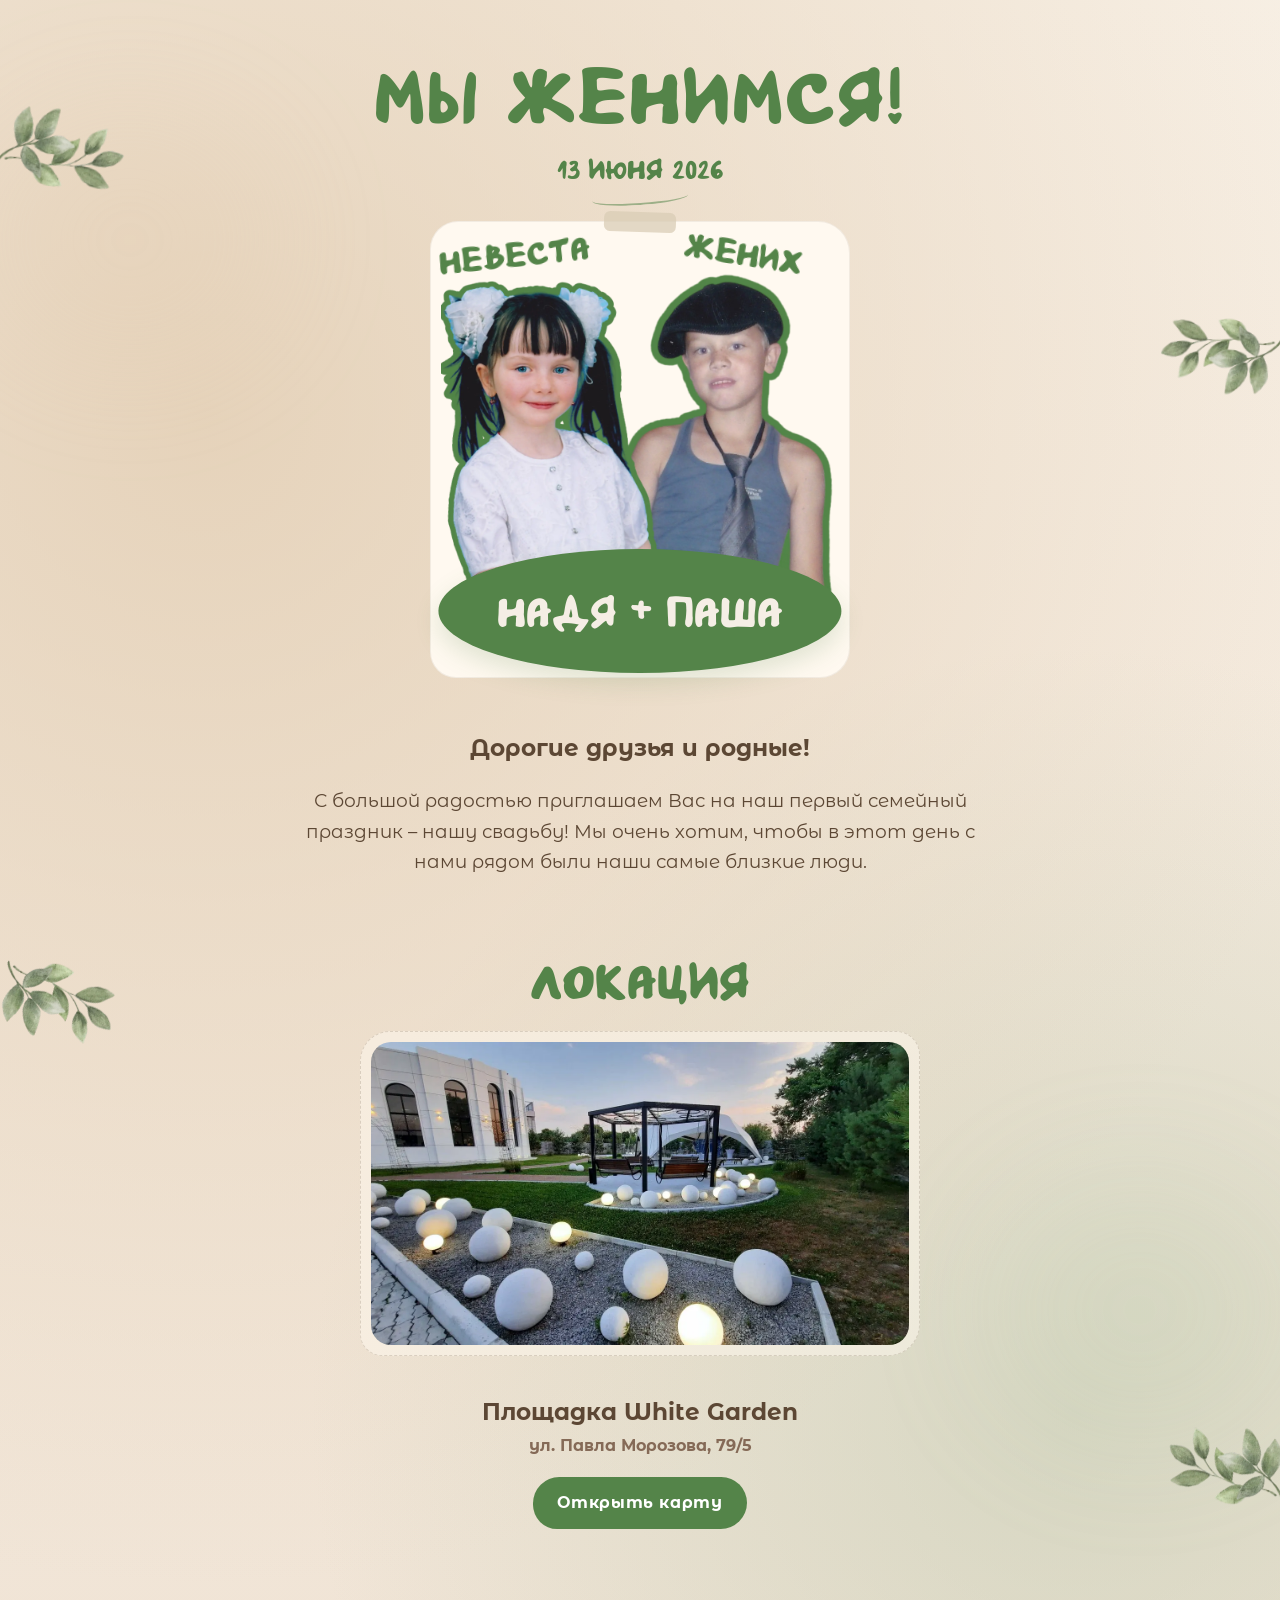
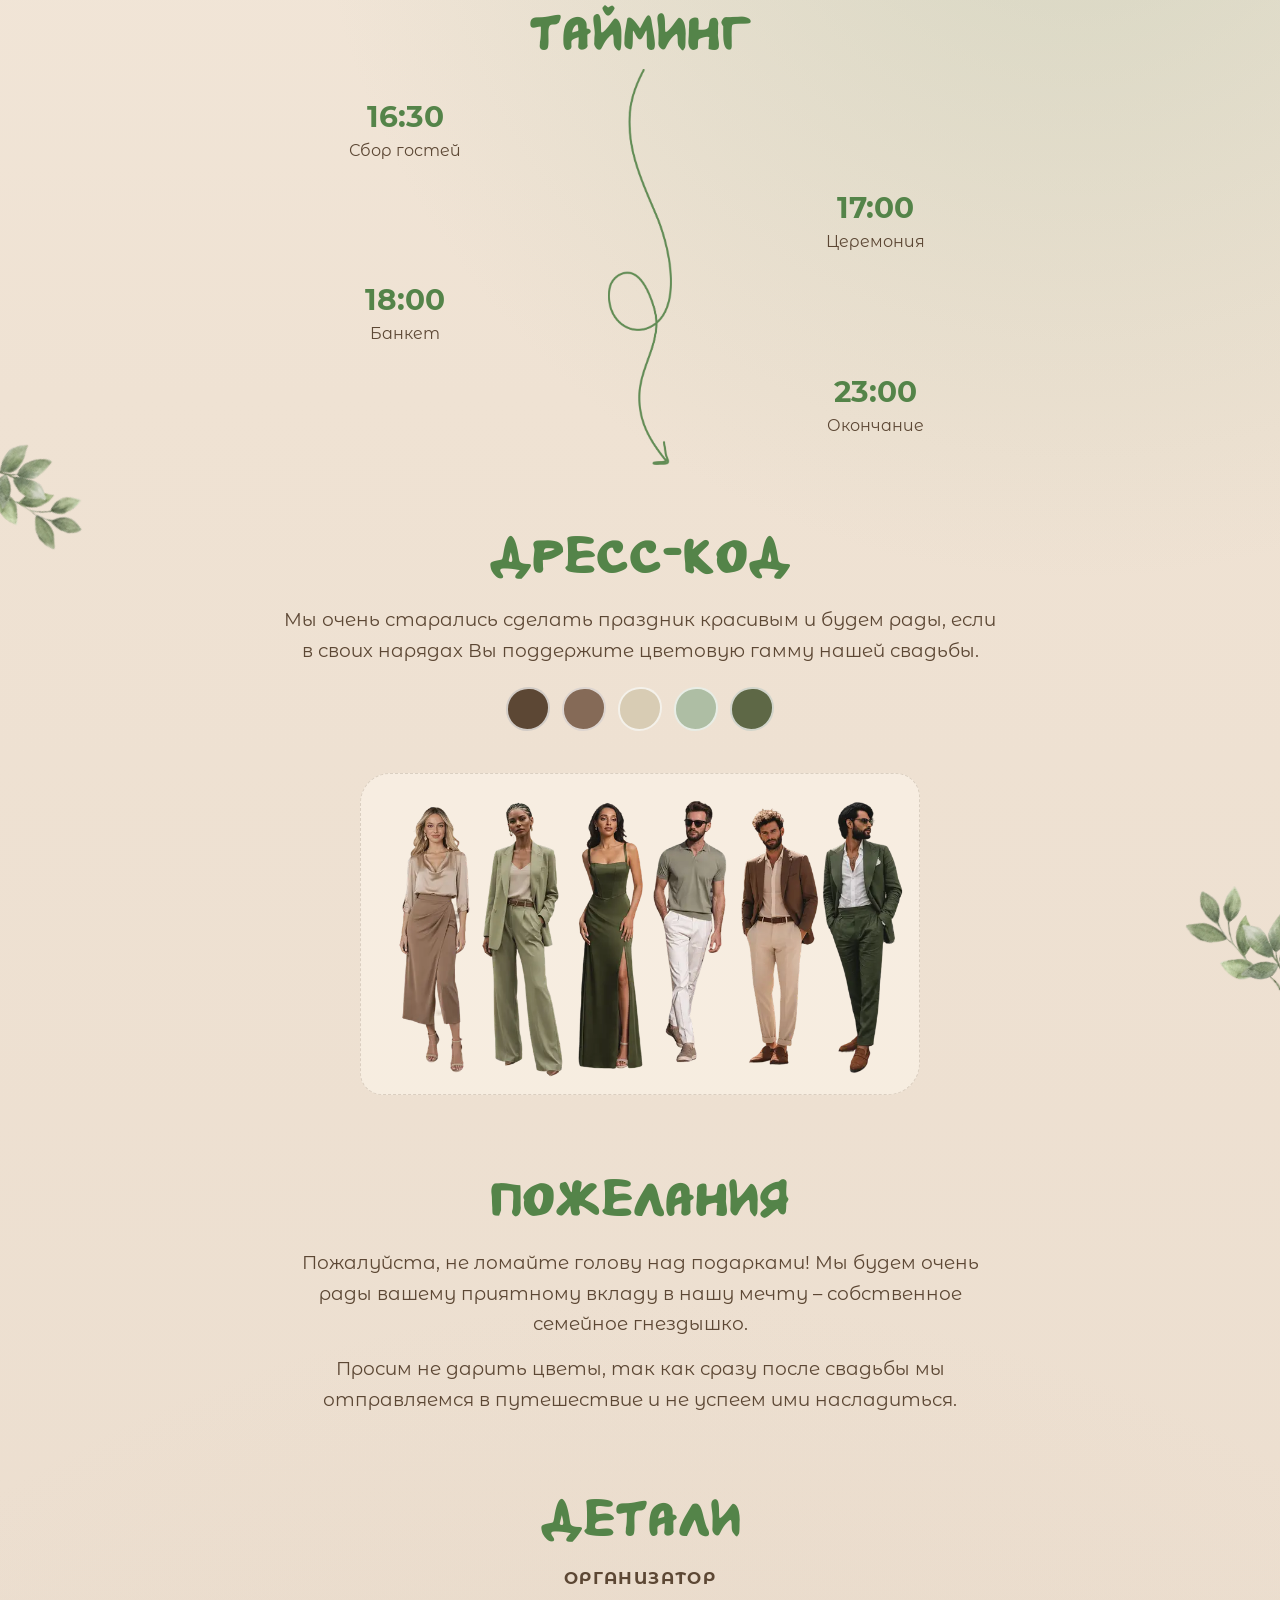
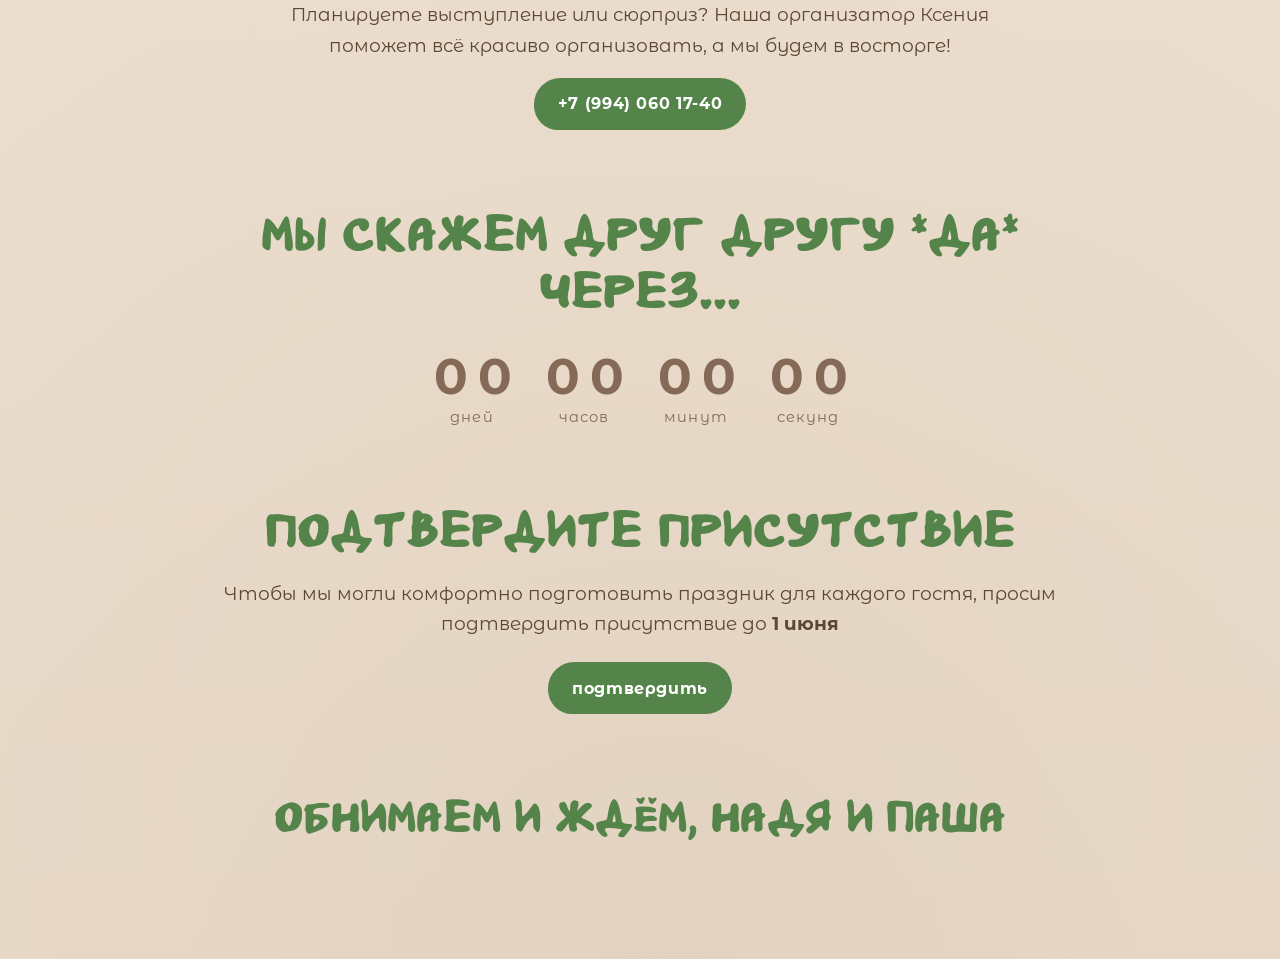
<file: index.html>
<!doctype html>
<html lang="ru">
  <head>
    <meta charset="UTF-8" />
    <meta name="viewport" content="width=device-width, initial-scale=1.0" />
    <title>Надя и Паша</title>
    <meta
      name="description"
      content="Свадебное приглашение Нади и Паши. 13 июня 2026 года в 17:00."
    />
<link type="image/png" sizes="16x16" rel="icon" href="assets/icons8-ring-undefined-16.png">  
<link type="image/png" sizes="32x32" rel="icon" href="assets/icons8-ring-color-32.png"> 
<link type="image/png" sizes="96x96" rel="icon" href="assets/icons8-ring-color-96.png">
    <link rel="preconnect" href="https://fonts.googleapis.com" />
    <link rel="preconnect" href="https://fonts.gstatic.com" crossorigin />
    <link
      href="https://fonts.googleapis.com/css2?family=Cormorant+Garamond:wght@400;500;600&family=Montserrat+Alternates:wght@500;700&display=swap"
      rel="stylesheet"
    />
    <link rel="stylesheet" href="styles.css" />
  </head>
  <body>
    <div class="page-shell">
      <div class="leaf-probe leaf-probe--left" style="--top: 140px; --angle: 98deg; --size: 250px; --flip: 1; --edge: 2px; --parallax-speed: 0.13;">
        <div class="leaf-probe__rotator">
          <img class="leaf-probe__img" src="assets/leaf.webp" alt="" width="1280" height="1276" />
        </div>
      </div>
      <div class="leaf-probe leaf-probe--left" style="--top: 980px; --angle: 114deg; --size: 244px; --flip: -1; --edge: 2px; --parallax-speed: 0.18;">
        <div class="leaf-probe__rotator">
          <img class="leaf-probe__img" src="assets/leaf.webp" alt="" width="1280" height="1276" />
        </div>
      </div>
      <div class="leaf-probe leaf-probe--left" style="--top: 2060px; --angle: 128deg; --size: 236px; --flip: 1; --edge: -10px; --parallax-speed: 0.15;">
        <div class="leaf-probe__rotator">
          <img class="leaf-probe__img" src="assets/leaf.webp" alt="" width="1280" height="1276" />
        </div>
      </div>
      <div class="leaf-probe leaf-probe--right" style="--top: 360px; --angle: 274deg; --size: 240px; --flip: 1; --edge: 2px; --parallax-speed: 0.12;">
        <div class="leaf-probe__rotator">
          <img class="leaf-probe__img" src="assets/leaf.webp" alt="" width="1280" height="1276" />
        </div>
      </div>
      <div class="leaf-probe leaf-probe--right" style="--top: 1480px; --angle: 286deg; --size: 248px; --flip: -1; --edge: -6px; --parallax-speed: 0.17;">
        <div class="leaf-probe__rotator">
          <img class="leaf-probe__img" src="assets/leaf.webp" alt="" width="1280" height="1276" />
        </div>
      </div>
      <div class="leaf-probe leaf-probe--right" style="--top: 2580px; --angle: 312deg; --size: 266px; --flip: -1; --edge: -18px; --parallax-speed: 0.21;">
        <div class="leaf-probe__rotator">
          <img class="leaf-probe__img" src="assets/leaf.webp" alt="" width="1280" height="1276" />
        </div>
      </div>

      <main class="container">
        <section class="hero reveal is-visible" id="hero">
          <h1 class="display-title">Мы женимся!</h1>
          <p class="hero-date">13 июня 2026</p>
          <div class="hero-media">
            <p class="hero-side-label hero-side-label--bride">невеста</p>
            <p class="hero-side-label hero-side-label--groom">жених</p>
            <div class="hero-photo-frame">
              <img
                class="hero-photo"
                src="assets/children_photo.webp"
                alt="Надя и Паша"
                width="980"
                height="980"
              />
            </div>
            <p class="hero-names">Надя + Паша</p>
          </div>
          <div class="hero-copy">
            <p class="venue-name">Дорогие друзья и родные!</p>
            <p class="section-text">
              С большой радостью приглашаем Вас на наш первый семейный праздник –
              нашу свадьбу! Мы очень хотим, чтобы в этот день с нами рядом были
              наши самые близкие люди.
            </p>
          </div>
        </section>

        <section class="card reveal section-grid" id="location">
          <div class="section-heading section-grid__header">
            <h2 class="section-title">локация</h2>
          </div>
          <div class="media-card">
            <img
              class="section-image"
              src="assets/place.webp"
              alt="Площадка White Garden"
              width="1170"
              height="1550"
            />
          </div>
          <div class="content-card">
            <p class="venue-name">Площадка White Garden</p>
            <p class="venue-address">ул. Павла Морозова, 79/5</p>

            <div class="actions">
              <a
                class="button"
                href="https://2gis.ru/search/White%20Garden%20%D1%83%D0%BB.%20%D0%9F%D0%B0%D0%B2%D0%BB%D0%B0%20%D0%9C%D0%BE%D1%80%D0%BE%D0%B7%D0%BE%D0%B2%D0%B0%2C%2079%2F5"
                target="_blank"
                rel="noreferrer"
              >
                Открыть карту
              </a>
            </div>
          </div>
        </section>

        <section class="card reveal" id="timeline">
          <div class="section-heading">
            <h2 class="section-title">Тайминг</h2>
          </div>
          <div class="timeline timeline--arrow">
            <article class="timeline-item timeline-item--left">
              <time datetime="2026-06-13T16:30:00+10:00">16:30</time>
              <p>Сбор гостей</p>
            </article>
            <article class="timeline-item timeline-item--right">
              <time datetime="2026-06-13T17:00:00+10:00">17:00</time>
              <p>Церемония</p>
            </article>
            <div class="timeline-arrow-wrap" aria-hidden="true">
              <img
                class="timeline-arrow"
                src="assets/timing_arrow.webp"
                alt=""
                width="240"
                height="870"
              />
            </div>
            <article class="timeline-item timeline-item--left">
              <time datetime="2026-06-13T18:00:00+10:00">18:00</time>
              <p>Банкет</p>
            </article>
            <article class="timeline-item timeline-item--right">
              <time datetime="2026-06-13T23:00:00+10:00">23:00</time>
              <p>Окончание</p>
            </article>
          </div>
        </section>

        <section class="card reveal section-grid" id="dress-code">
          <div class="section-heading section-grid__header">
            <h2 class="section-title">дресс-код</h2>
          </div>
          <div class="content-card">
            <p class="section-text">
              Мы очень старались сделать праздник красивым и будем рады, если в
              своих нарядах Вы поддержите цветовую гамму нашей свадьбы.
            </p>
            <div class="palette" aria-label="Палитра свадьбы">
              <span style="background: #5c4734"></span>
              <span style="background: #856a57"></span>
              <span style="background: #d8ccb4"></span> 
              <span style="background: #aebea4"></span>
              <span style="background: #5e6846"></span>
            </div>
          </div>
          <div class="media-card">
            <img
              class="section-image section-image--narrow"
              src="assets/dress.webp"
              alt="Пример оттенков дресс-кода"
              width="1170"
              height="1170"
            />
          </div>
        </section>

        <section class="card reveal" id="wishes">
          <div class="section-heading">
            <h2 class="section-title">пожелания</h2>
          </div>
          <div class="stack">
            <p class="section-text">
              Пожалуйста, не ломайте голову над подарками! Мы будем очень рады вашему приятному вкладу в нашу мечту – собственное семейное гнездышко.
            </p>
            <p class="section-text">
              Просим не дарить цветы, так как сразу после свадьбы мы отправляемся в путешествие и не успеем ими насладиться.
            </p>
          </div>
        </section>

        <section class="card reveal section-grid" id="details">
          <div class="section-heading section-grid__header">
            <h2 class="section-title">детали</h2>
          </div>
          <article class="info-tile">
            <h3>организатор</h3>
            <p class="section-text">
              Планируете выступление или сюрприз? Наша организатор Ксения поможет
              всё красиво организовать, а мы будем в восторге!
            </p>
            <a class="button button--contact" href="tel://+79940601740">
              +7 (994) 060 17-40
            </a>
          </article>
        </section>

        <section class="card reveal countdown-section" id="countdown">
          <div class="section-heading">
            <h2 class="section-title">Мы скажем друг другу *да* через...</h2> 
          </div>
          <div
            class="countdown"
            data-countdown="2026-06-13T17:00:00+10:00"
            aria-live="polite"
          >
            <div class="countdown-item">
              <span class="countdown-value" data-unit="days" aria-label="00">
                <span class="countdown-digit">0</span>
                <span class="countdown-digit">0</span>
              </span>
              <small>дней</small>
            </div>
            <div class="countdown-item">
              <span class="countdown-value" data-unit="hours" aria-label="00">
                <span class="countdown-digit">0</span>
                <span class="countdown-digit">0</span>
              </span>
              <small>часов</small>
            </div>
            <div class="countdown-item">
              <span class="countdown-value" data-unit="minutes" aria-label="00">
                <span class="countdown-digit">0</span>
                <span class="countdown-digit">0</span>
              </span>
              <small>минут</small>
            </div>
            <div class="countdown-item">
              <span class="countdown-value" data-unit="seconds" aria-label="00">
                <span class="countdown-digit">0</span>
                <span class="countdown-digit">0</span>
              </span>
              <small>секунд</small>
            </div>
          </div>
        </section>

        <section class="card reveal rsvp" id="rsvp">
          <div class="section-heading">
            <h2 class="section-title">подтвердите присутствие</h2>
          </div>
          <p class="section-text">
            Чтобы мы могли комфортно подготовить праздник для каждого гостя,
            просим подтвердить присутствие до <strong class="deadline">1 июня</strong>
          </p>
          <div class="actions actions--center">
            <a
              class="button"
              href="https://forms.gle/brdiRmdXCBPzyEVd7"
              target="_blank"
              rel="noreferrer"
            >
              подтвердить
            </a>
          </div>
        </section>

        <footer class="footer reveal">
          <p>Обнимаем и ждём, Надя и Паша</p>
        </footer>
      </main>
    </div>

    <script src="script.js"></script>
  </body>
</html>
</file>
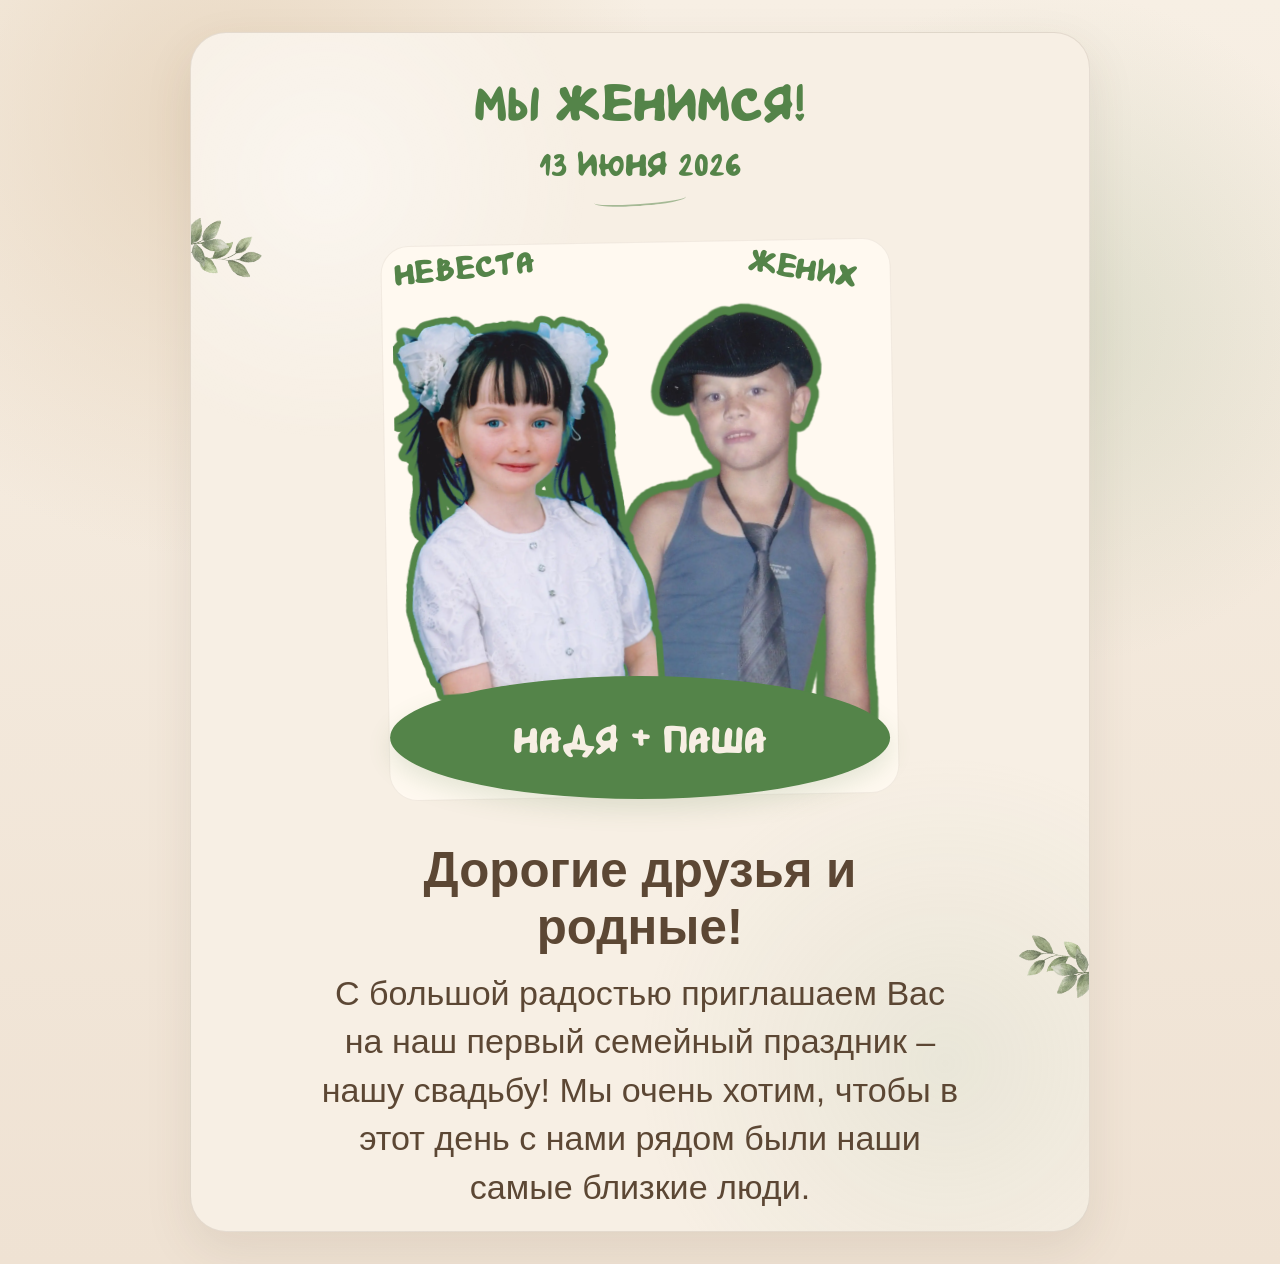
<file: invite-card-1.html>
<!doctype html>
<html lang="ru">
  <head>
    <meta charset="UTF-8" />
    <meta name="viewport" content="width=device-width, initial-scale=1.0" />
    <title>Приглашение 1</title>
    <link rel="stylesheet" href="invite-cards.css" />
  </head>
  <body>
    <main class="card-page">
      <section class="story-card" aria-label="Приветствие">
        <img
          class="story-card__leaf story-card__leaf--left"
          src="assets/leaf.webp"
          alt=""
          width="1280"
          height="1276"
        />
        <img
          class="story-card__leaf story-card__leaf--right"
          src="assets/leaf.webp"
          alt=""
          width="1280"
          height="1276"
        />

        <div class="story-card__inner">
          <div>
            <h1 class="story-card__title">Мы женимся!</h1>
            <p class="story-card__date">13 июня 2026</p>
          </div>

          <div class="story-card__media">
            <p class="story-card__label story-card__label--bride">невеста</p>
            <p class="story-card__label story-card__label--groom">жених</p>
            <div class="story-card__photo-frame">
              <img
                class="story-card__photo"
                src="assets/children_photo.webp"
                alt="Надя и Паша"
                width="980"
                height="980"
              />
            </div>
            <p class="story-card__names">Надя + Паша</p>
          </div>

          <div class="story-card__copy">
            <p class="story-card__greeting">Дорогие друзья и родные!</p>
            <p class="story-card__text">
              С большой радостью приглашаем Вас на наш первый семейный праздник
              – нашу свадьбу! Мы очень хотим, чтобы в этот день с нами рядом
              были наши самые близкие люди.
            </p>
          </div>
        </div>
      </section>
    </main>
  </body>
</html>
</file>
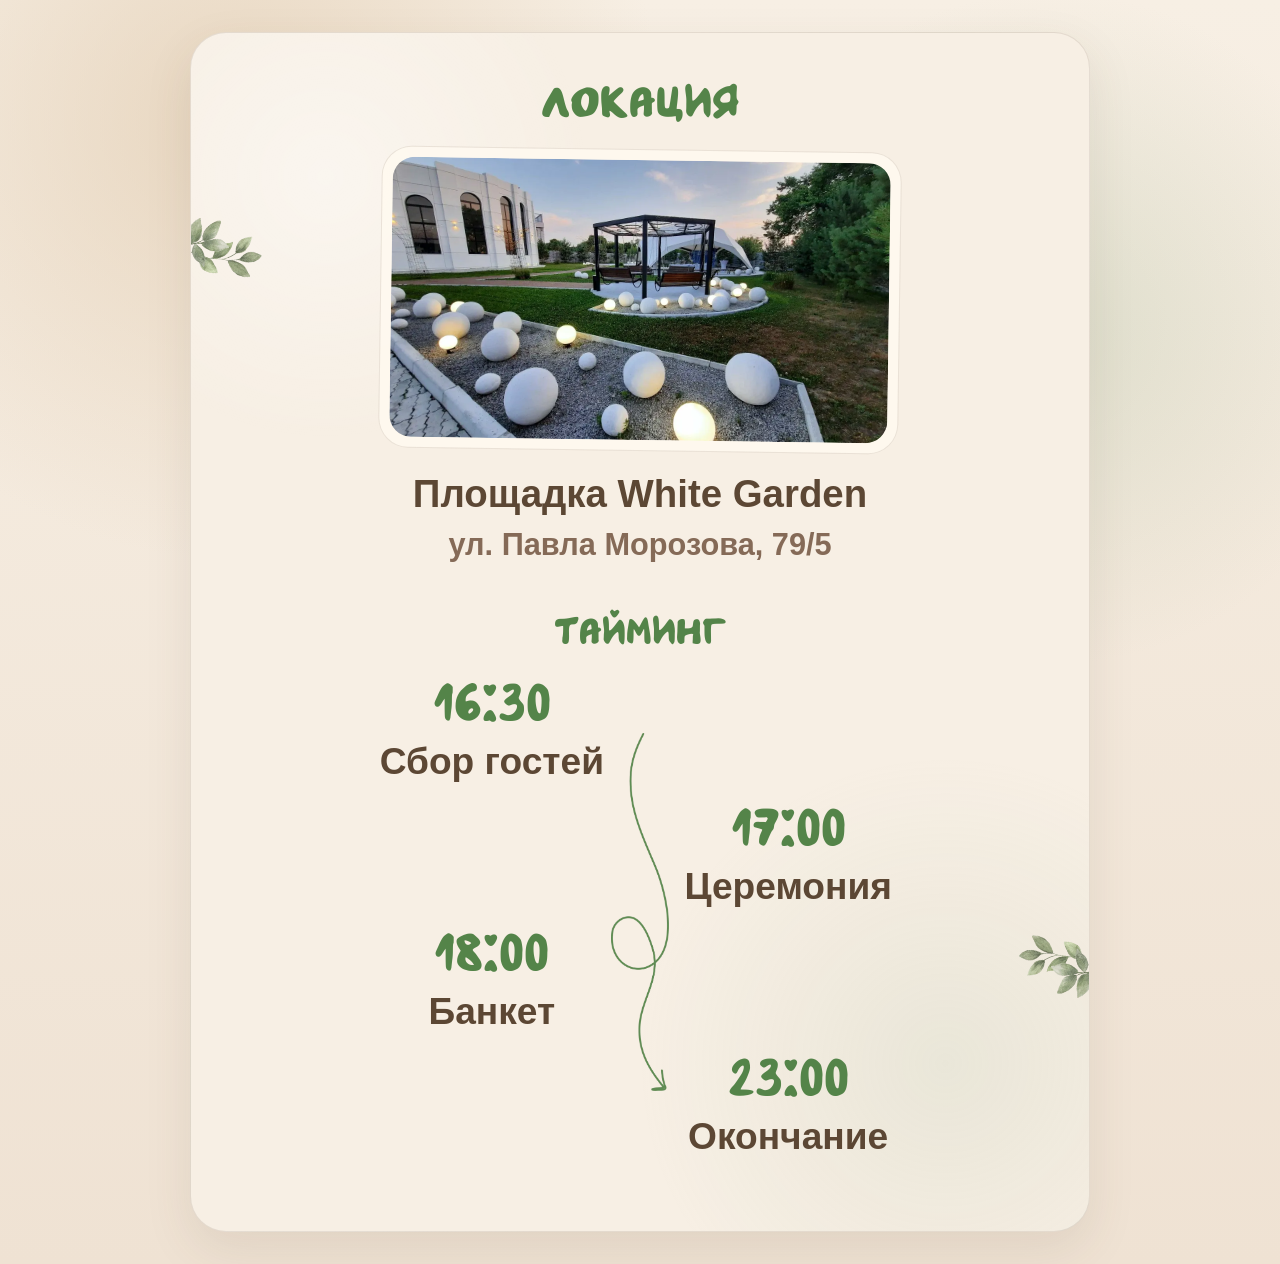
<file: invite-card-2.html>
<!doctype html>
<html lang="ru">
  <head>
    <meta charset="UTF-8" />
    <meta name="viewport" content="width=device-width, initial-scale=1.0" />
    <title>Приглашение 2</title>
    <link rel="stylesheet" href="invite-cards.css" />
  </head>
  <body>
    <main class="card-page">
      <section class="story-card" aria-label="Локация и тайминг">
        <img
          class="story-card__leaf story-card__leaf--left"
          src="assets/leaf.webp"
          alt=""
          width="1280"
          height="1276"
        />
        <img
          class="story-card__leaf story-card__leaf--right"
          src="assets/leaf.webp"
          alt=""
          width="1280"
          height="1276"
        />

        <div class="info-card__inner">
          <header class="info-card__header">
            <h1 class="info-card__title">Локация</h1>
          </header>

          <div class="info-card__media">
            <img
              class="info-card__image"
              src="assets/place.webp"
              alt="Площадка White Garden"
              width="1170"
              height="1550"
            />
          </div>

          <div class="info-card__content">
            <div class="info-card__venue-block">
              <p class="info-card__venue">Площадка White Garden</p>
              <p class="info-card__address">ул. Павла Морозова, 79/5</p>
            </div>

            <h2 class="info-card__timeline-title">Тайминг</h2>
            <div class="info-card__timeline" aria-label="Тайминг">
              <article class="info-card__timeline-item info-card__timeline-item--left info-card__timeline-item--row-1">
                <p class="info-card__time">16:30</p>
                <p class="info-card__event">Сбор гостей</p>
              </article>

              <article class="info-card__timeline-item info-card__timeline-item--right info-card__timeline-item--row-2">
                <p class="info-card__time">17:00</p>
                <p class="info-card__event">Церемония</p>
              </article>

              <img
                class="info-card__arrow"
                src="assets/timing_arrow.webp"
                alt=""
                width="240"
                height="870"
              />

              <article class="info-card__timeline-item info-card__timeline-item--left info-card__timeline-item--row-3">
                <p class="info-card__time">18:00</p>
                <p class="info-card__event">Банкет</p>
              </article>

              <article class="info-card__timeline-item info-card__timeline-item--right info-card__timeline-item--row-4">
                <p class="info-card__time">23:00</p>
                <p class="info-card__event">Окончание</p>
              </article>
            </div>
          </div>
        </div>
      </section>
    </main>
  </body>
</html>
</file>
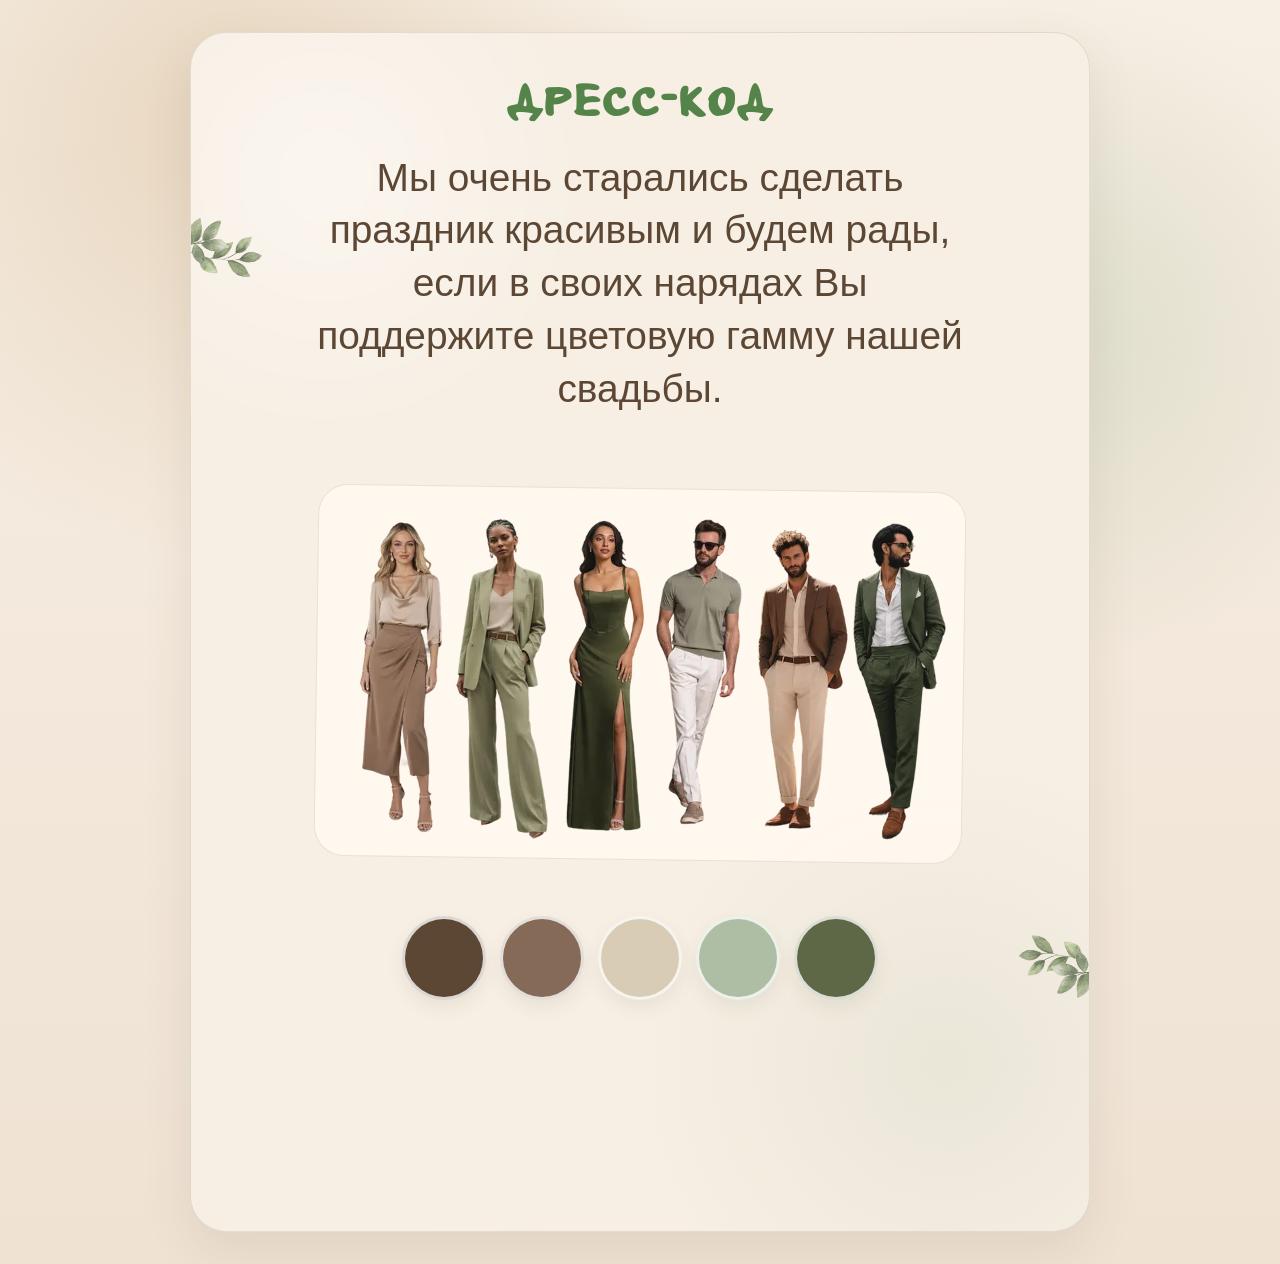
<file: invite-card-3.html>
<!doctype html>
<html lang="ru">
  <head>
    <meta charset="UTF-8" />
    <meta name="viewport" content="width=device-width, initial-scale=1.0" />
    <title>Приглашение 3</title>
    <link rel="stylesheet" href="invite-cards.css" />
  </head>
  <body>
    <main class="card-page">
      <section class="story-card" aria-label="Дресс-код">
        <img
          class="story-card__leaf story-card__leaf--left"
          src="assets/leaf.webp"
          alt=""
          width="1280"
          height="1276"
        />
        <img
          class="story-card__leaf story-card__leaf--right"
          src="assets/leaf.webp"
          alt=""
          width="1280"
          height="1276"
        />

        <div class="dress-card__inner">
          <h1 class="dress-card__title">Дресс-код</h1>

          <p class="dress-card__text">
            Мы очень старались сделать праздник красивым и будем рады, если в
            своих нарядах Вы поддержите цветовую гамму нашей свадьбы.
          </p>

          <div class="dress-card__media">
            <img
              class="dress-card__image"
              src="assets/dress.webp"
              alt="Пример оттенков дресс-кода"
              width="1170"
              height="1170"
            />
          </div>

          <div class="dress-card__palette" aria-label="Палитра свадьбы">
            <span class="dress-card__swatch" style="background: #5c4734"></span>
            <span class="dress-card__swatch" style="background: #856a57"></span>
            <span class="dress-card__swatch" style="background: #d8ccb4"></span>
            <span class="dress-card__swatch" style="background: #aebea4"></span>
            <span class="dress-card__swatch" style="background: #5e6846"></span>
          </div>
        </div>
      </section>
    </main>
  </body>
</html>
</file>
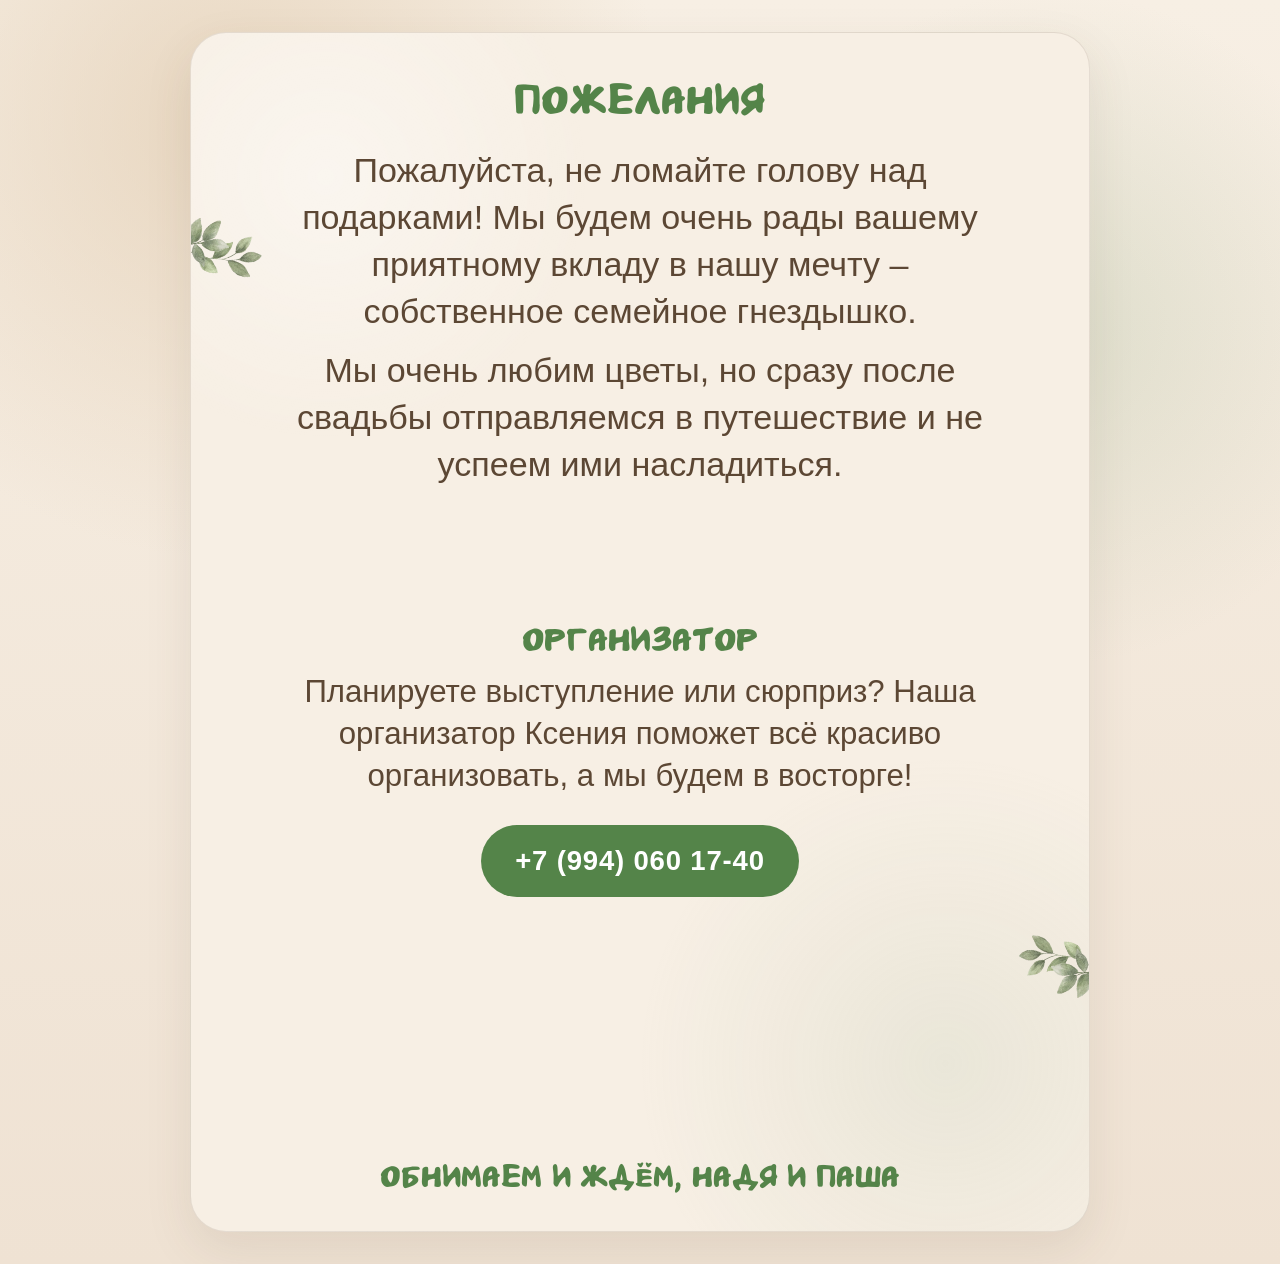
<file: invite-card-4.html>
<!doctype html>
<html lang="ru">
  <head>
    <meta charset="UTF-8" />
    <meta name="viewport" content="width=device-width, initial-scale=1.0" />
    <title>Приглашение 4</title>
    <link rel="stylesheet" href="invite-cards.css" />
  </head>
  <body>
    <main class="card-page">
      <section class="story-card" aria-label="Пожелания и детали">
        <img
          class="story-card__leaf story-card__leaf--left"
          src="assets/leaf.webp"
          alt=""
          width="1280"
          height="1276"
        />
        <img
          class="story-card__leaf story-card__leaf--right"
          src="assets/leaf.webp"
          alt=""
          width="1280"
          height="1276"
        />

        <div class="details-card__inner">
          <h1 class="details-card__title">Пожелания</h1>

          <p class="details-card__wish">
            Пожалуйста, не ломайте голову над подарками! Мы будем очень рады
            вашему приятному вкладу в нашу мечту – собственное семейное
            гнездышко.
          </p>
          <p class="details-card__wish">
            Мы очень любим цветы, но сразу после свадьбы отправляемся в
            путешествие и не успеем ими насладиться.
          </p>

          <section class="details-card__section" aria-label="Организатор">
            <h2 class="details-card__subtitle">Организатор</h2>
            <p class="details-card__text">
              Планируете выступление или сюрприз? Наша организатор Ксения
              поможет всё красиво организовать, а мы будем в восторге!
            </p>
            <a class="details-card__button" href="tel://+79940601740">
              +7 (994) 060 17-40
            </a>
          </section>

          <p class="details-card__footer">Обнимаем и ждём, Надя и Паша</p>
        </div>
      </section>
    </main>
  </body>
</html>
</file>
<file: styles.css>
@font-face {
  font-family: "Everlasting";
  src: url("assets/Everlasting.ttf") format("truetype");
  font-weight: 400;
  font-style: normal;
  font-display: swap;
}

:root {
  --bg: #f5eee5;
  --paper: rgba(255, 249, 240, 0.34);
  --paper-strong: rgba(255, 249, 240, 0.5);
  --text: #5c4734;
  --text-muted: #856a57;
  --accent: #548449;
  --accent-soft: #aebea4;
  --line: rgba(92, 71, 52, 0.16);
  --container: 960px;
  --leaf-origin-y-ratio: 0.7390625;
  --hero-names-bottom: 5px;
  --bride-x: 7px;
  --bride-y: 24px;
  --bride-rotate: -6deg;
  --groom-x: -45px;
  --groom-y: 24px;
  --groom-rotate: 9deg;
}

*,
*::before,
*::after {
  box-sizing: border-box;
}

html {
  scroll-behavior: smooth;
}

body {
  margin: 0;
  color: var(--text);
  font-family: "Montserrat Alternates", "Segoe UI", sans-serif;
  background:
    radial-gradient(circle at 16% 10%, rgba(226, 205, 178, 0.82), transparent 30%),
    radial-gradient(circle at 84% 34%, rgba(177, 194, 164, 0.42), transparent 26%),
    radial-gradient(circle at 52% 100%, rgba(214, 195, 172, 0.38), transparent 30%),
    linear-gradient(180deg, #f7efe4 0%, #efe2d3 48%, #eadccd 100%);
}

img {
  display: block;
  max-width: 100%;
  height: auto;
}

a {
  color: inherit;
  text-decoration: none;
}

.page-shell {
  position: relative;
  overflow: clip;
  min-height: 100vh;
}

.page-shell::before,
.page-shell::after {
  content: "";
  position: absolute;
  z-index: 0;
  pointer-events: none;
  border-radius: 50%;
  filter: blur(70px);
  opacity: 0.22;
}

.page-shell::before {
  top: 120px;
  left: -10px;
  width: 280px;
  height: 240px;
  background: rgba(225, 201, 171, 0.82);
}

.page-shell::after {
  top: 1180px;
  right: -10px;
  width: 300px;
  height: 260px;
  background: rgba(181, 200, 166, 0.66);
}

.container {
  position: relative;
  z-index: 1;
  width: min(calc(100% - 36px), var(--container));
  margin: 0 auto;
  padding: 28px 0 80px;
}

.leaf-probe {
  position: absolute;
  z-index: 0;
  pointer-events: none;
  top: var(--top);
  width: 0;
  height: 0;
  transform: translate3d(0, var(--parallax-offset, 0px), 0);
  will-change: transform;
}

.leaf-probe--left {
  left: var(--edge, 0);
}

.leaf-probe--right {
  right: var(--edge, 0);
}

.leaf-probe__rotator {
  position: absolute;
  top: 0;
  left: 0;
  transform: rotate(var(--angle));
  transform-origin: 0 0;
  animation: leaf-sway 7.5s ease-in-out infinite;
}

.leaf-probe__img {
  position: absolute;
  top: calc(var(--size) * var(--leaf-origin-y-ratio) * -1);
  left: calc(var(--size) * -0.5);
  width: var(--size);
  max-width: none;
  height: auto;
  transform: scaleX(var(--flip));
}

.leaf-probe:nth-of-type(2n) .leaf-probe__rotator {
  animation-delay: -2.4s;
}

.leaf-probe:nth-of-type(3n) .leaf-probe__rotator {
  animation-delay: -4.1s;
}

.hero,
.card,
.footer {
  position: relative;
  margin: 0;
  padding: 0;
  background: transparent;
  border: 0;
  box-shadow: none;
}

.hero,
.card {
  margin-bottom: 56px;
}

.hero {
  text-align: center;
  padding-top: 14px;
}

.eyebrow,
.section-label {
  margin: 0 0 12px;
  color: var(--accent);
  font-size: 0.72rem;
  letter-spacing: 0.26em;
  text-transform: uppercase;
  text-align: center;
}

.display-title,
.section-title,
.hero-names,
.hero-side-label,
.hero-date,
.hero-greeting,
.footer p {
  font-family: "Everlasting", serif;
  font-weight: 400;
  color: var(--accent);
}

.display-title {
  margin: 0;
  font-size: clamp(3.3rem, 8vw, 5.9rem);
  line-height: 0.9;
  letter-spacing: 0.02em;
}

.hero-date {
  margin: 14px 0 0;
  font-size: clamp(1.35rem, 3.5vw, 2.1rem);
  line-height: 1;
  text-align: center;
  position: relative;
  display: inline-block;
}

.hero-date::after {
  content: "";
  position: absolute;
  left: 50%;
  bottom: -18px;
  width: 96px;
  height: 14px;
  border-bottom: 2px solid rgba(84, 132, 73, 0.52);
  border-radius: 50%;
  transform: translateX(-50%) rotate(-4deg);
}

.hero-photo-frame {
  position: relative;
  width: 100%;
  margin: 0;
  padding: 12px 10px 14px;
  background: #fff9f0;
  border: 1px solid rgba(92, 71, 52, 0.08);
  border-radius: 28px 32px 30px 26px;
  transform: rotate(-1deg);
}

.hero-media {
  position: relative;
  width: min(100%, 360px);
  margin: 34px auto 56px;
}

.hero-photo-frame::before {
  content: "";
  position: absolute;
  top: -10px;
  left: 50%;
  width: 72px;
  height: 20px;
  background: rgba(216, 204, 180, 0.72);
  border-radius: 6px;
  transform: translateX(-50%) rotate(2deg);
}

.hero-photo {
  width: 100%;
  max-height: 460px;
  object-fit: contain;
  object-position: center;
}

.hero-side-label {
  position: absolute;
  top: 0;
  z-index: 3;
  margin: 0;
  font-size: clamp(1.7rem, 4vw, 2.8rem);
  line-height: 0.9;
  pointer-events: none;
}

.hero-side-label--bride {
  left: 0;
  top: 0;
  transform: translate(var(--bride-x), var(--bride-y)) rotate(var(--bride-rotate));
  transform-origin: left top;
}

.hero-side-label--groom {
  right: 0;
  top: 0;
  transform: translate(var(--groom-x), var(--groom-y)) rotate(var(--groom-rotate));
  transform-origin: right top;
}

.hero-names {
  position: absolute;
  left: 50%;
  bottom: var(--hero-names-bottom);
  transform: translateX(-50%);
  z-index: 2;
  width: min(96%, 440px);
  margin: 0;
  padding: 38px 56px 36px;
  border-radius: 50%;
  background: #548449;
  color: var(--bg);
  font-size: clamp(1.9rem, 5vw, 3.3rem);
  line-height: 0.95;
  text-align: center;
  white-space: nowrap;
  box-shadow: 0 10px 24px rgba(84, 132, 73, 0.18);
  animation: hero-breathe 8s ease-in-out infinite;
}

.hero-copy,
.stack {
  display: grid;
  gap: 14px;
  width: min(100%, 720px);
  margin: 0 auto;
  text-align: center;
}

.display-title,
.hero-date,
.hero-side-label,
.hero-greeting,
.section-title {
  opacity: 0;
  transform: translateY(22px);
  transition:
    opacity 700ms ease,
    transform 700ms ease;
}

.hero-photo-frame,
.hero-names,
.media-card {
  opacity: 0;
  transform: translateY(18px) scale(0.985);
  transition:
    opacity 820ms ease,
    transform 820ms ease;
}

.reveal .button {
  opacity: 0;
  transform: translateY(12px);
  transition:
    opacity 420ms ease,
    transform 420ms ease;
}

.hero-greeting,
.venue-name {
  margin: 0 0 10px;
  font-size: clamp(1.22rem, 2.8vw, 1.45rem);
  font-weight: 700;
  text-align: center;
}

.section-heading {
  margin-bottom: 22px;
}

.section-title {
  margin: 0;
  font-size: clamp(2rem, 6vw, 3.8rem);
  line-height: 0.94;
  text-align: center;
}

.section-text {
  margin: 0;
  font-size: clamp(1rem, 2.2vw, 1.16rem);
  line-height: 1.65;
  text-align: center;
}

.section-text--strong {
  font-size: 0.95rem;
  letter-spacing: 0.12em;
  text-transform: uppercase;
}

.calendar-card,
.media-card {
  background: var(--paper);
  border: 1px solid var(--line);
}

.calendar-card {
  width: min(100%, 420px);
  margin: 0 auto;
  padding: 18px;
  border-radius: 18px 24px 20px 26px;
  transform: rotate(-0.8deg);
}

.calendar-card__grid {
  display: grid;
  grid-template-columns: repeat(7, minmax(0, 1fr));
  gap: 8px;
  text-align: center;
}

.calendar-card__grid span {
  padding: 8px 0;
  border-radius: 999px;
  font-size: 0.82rem;
}

.day {
  background: rgba(92, 71, 52, 0.06);
}

.day--accent {
  position: relative;
  color: #fff;
  background: linear-gradient(135deg, var(--accent), #748363);
  transform: rotate(-3deg) scale(1.04);
}

.day--accent::after {
  content: "♥";
  position: absolute;
  right: 8px;
  top: 2px;
  font-size: 0.7rem;
}

.media-card,
.content-card,
.info-tile {
  max-width: 720px;
  margin: 0 auto;
}

.media-card + .content-card,
.content-card + .media-card,
.info-tile + .info-tile {
  margin-top: 42px;
}

.media-card {
  width: min(100%, 520px);
  padding: 10px;
  background: var(--paper-strong);
  border: 1px dashed rgba(92, 71, 52, 0.18);
  border-radius: 30px 24px 32px 22px;
  transform: rotate(0.9deg);
}

.content-card {
  padding: 0;
  border: 0;
  background: transparent;
  transform: none;
}

.section-image {
  width: 100%;
  margin: 0 auto;
  border-radius: 20px;
  object-fit: contain;
  object-position: center;
}

.section-image--narrow {
  max-width: 800px;
}

.venue-name,
.venue-address,
.contact-note,
.info-tile h3 {
  text-align: center;
}

.venue-name,
.contact-note,
.info-tile h3 {
  font-weight: 700;
}

.venue-address {
  margin: 0 0 18px;
  color: var(--text-muted);
  font-weight: 700;
}

.actions {
  display: flex;
  flex-wrap: wrap;
  justify-content: center;
  gap: 12px;
  margin-top: 22px;
}

.button {
  display: flex;
  align-items: center;
  justify-content: center;
  width: fit-content;
  min-height: 52px;
  padding: 14px 24px;
  border-radius: 999px 980px 999px 920px;
  background: #548449;
  color: #fff;
  font-weight: 700;
  letter-spacing: 0.04em;
  text-align: center;
  margin-inline: auto;
  transition:
    transform 220ms ease,
    opacity 220ms ease,
    background-color 220ms ease;
}

.button:hover,
.button:focus-visible {
  transform: translateY(-2px);
}

.button--secondary {
  background: #739d67;
  color: #fff;
  border: 0;
}

.button--contact {
  margin: 16px auto 0;
}

.info-tile .button {
  margin-top: 16px;
}

.timeline {
  display: grid;
  gap: 12px;
  max-width: 620px;
  margin: 0 auto;
}

.timeline--arrow {
  position: relative;
  max-width: 760px;
  padding: 8px 0;
}

.timeline-item {
  display: grid;
  grid-template-columns: 1fr;
  align-items: start;
  gap: 6px;
  width: min(100%, 290px);
  padding: 8px 0;
  border-bottom: 0;
}

.timeline-item time,
.timeline-item p {
  margin: 0;
  opacity: 0;
  transform: translateY(8px);
  transition:
    opacity 420ms ease,
    transform 420ms ease;
}

.timeline-item--left {
  justify-self: start;
  text-align: center;
}

.timeline-item--right {
  justify-self: end;
  text-align: center;
}

.timeline-item time {
  font-size: clamp(1.35rem, 3vw, 1.85rem);
  font-weight: 700;
  color: var(--accent);
}

.timeline-item p {
  font-size: 1rem;
  line-height: 1.35;
}

.reveal.is-visible .timeline-item:nth-child(1) time,
.reveal.is-visible .timeline-item:nth-child(1) p {
  opacity: 1;
  transform: translateY(0);
  transition-delay: 240ms;
}

.reveal.is-visible .timeline-item:nth-child(2) time,
.reveal.is-visible .timeline-item:nth-child(2) p {
  opacity: 1;
  transform: translateY(0);
  transition-delay: 480ms;
}

.reveal.is-visible .timeline-item:nth-child(4) time,
.reveal.is-visible .timeline-item:nth-child(4) p {
  opacity: 1;
  transform: translateY(0);
  transition-delay: 720ms;
}

.reveal.is-visible .timeline-item:nth-child(5) time,
.reveal.is-visible .timeline-item:nth-child(5) p {
  opacity: 1;
  transform: translateY(0);
  transition-delay: 960ms;
}

.timeline-arrow-wrap {
  position: absolute;
  top: 6px;
  bottom: 6px;
  left: 50%;
  transform: translateX(-50%);
  display: flex;
  align-items: center;
  justify-content: center;
  pointer-events: none;
}

.timeline-arrow {
  width: clamp(44px, 5vw, 68px);
  height: auto;
  opacity: 0.9;
}

.palette {
  display: flex;
  flex-wrap: wrap;
  justify-content: center;
  gap: 12px;
  margin-top: 20px;
}

.palette span {
  width: 44px;
  height: 44px;
  border-radius: 50% 46% 52% 48%;
  border: 2px solid rgba(255, 255, 255, 0.72);
}

.info-tile {
  padding: 0;
  background: transparent;
  border: 0;
  transform: none;
}

.info-tile h3 {
  margin: 0 0 12px;
  font-size: 1.05rem;
  letter-spacing: 0.08em;
  text-transform: uppercase;
}

.contact-note {
  margin: 16px 0 0;
  color: var(--text-muted);
}

.countdown {
  display: grid;
  grid-template-columns: repeat(4, minmax(0, auto));
  justify-content: center;
  column-gap: clamp(14px, 5vw, 36px);
  row-gap: 8px;
  max-width: 720px;
  margin: 34px auto 42px;
}

.countdown-item {
  display: flex;
  flex-direction: column;
  gap: 6px;
  padding: 0;
  background: transparent;
  border: 0;
  text-align: center;
}

.countdown-value {
  display: inline-block;
  font-family: "Montserrat Alternates", "Segoe UI", sans-serif;
  font-weight: 700;
  font-size: clamp(1.9rem, 5vw, 3.1rem);
  line-height: 1;
  white-space: nowrap;
  letter-spacing: -0.04em;
  color: var(--text-muted); 
}

.countdown-digit {
  display: inline-block;
  min-width: 0.58em;
  text-align: center;
  font-family: "Montserrat Alternates", "Segoe UI", sans-serif;
  font-weight: 700;
  color: var(--text-muted);
}

.countdown-digit.is-updating {
  animation: countdown-drop 460ms cubic-bezier(0.22, 0.8, 0.2, 1);
}

.countdown-item small {
  color: var(--text-muted);
  font-size: clamp(0.78rem, 2vw, 0.92rem);
  letter-spacing: 0.08em;
  text-transform: lowercase;
}

.rsvp,
.footer {
  text-align: center;
}

.footer {
  padding-bottom: 20px;
}

.footer p {
  margin: 0;
  font-size: clamp(2rem, 5.3vw, 3.4rem);
  line-height: 1.02;
}

.reveal {
  opacity: 0;
  transform: translateY(24px);
  transition:
    opacity 700ms ease,
    transform 700ms ease;
}

.reveal.is-visible {
  opacity: 1;
  transform: translateY(0);
}

.reveal.is-visible .display-title,
.reveal.is-visible .section-title {
  opacity: 1;
  transform: translateY(0);
}

.reveal.is-visible .hero-date {
  opacity: 1;
  transform: translateY(0);
  transition-delay: 120ms;
  animation: hero-settle-date 900ms cubic-bezier(0.2, 0.8, 0.2, 1) 120ms both;
}

.reveal.is-visible .hero-side-label,
.reveal.is-visible .hero-greeting {
  opacity: 1;
  transform: translateY(0);
  transition-delay: 180ms;
}

.reveal.is-visible .hero-side-label--bride {
  animation: hero-settle-bride 950ms cubic-bezier(0.2, 0.8, 0.2, 1) 180ms both;
}

.reveal.is-visible .hero-side-label--groom {
  animation: hero-settle-groom 950ms cubic-bezier(0.2, 0.8, 0.2, 1) 220ms both;
}

.reveal.is-visible .hero-photo-frame,
.reveal.is-visible .media-card {
  opacity: 1;
  transform: translateY(0) scale(1);
  transition-delay: 220ms;
}

.reveal.is-visible .hero-names {
  opacity: 1;
  transform: translateX(-50%) scale(1);
  transition-delay: 320ms;
}

.reveal.is-visible .button {
  opacity: 1;
  transform: translateY(0);
  transition-delay: 260ms;
}

@keyframes leaf-sway {
  0%,
  100% {
    transform: rotate(calc(var(--angle) - 3.5deg));
  }
  50% {
    transform: rotate(calc(var(--angle) + 3.5deg));
  }
}

@keyframes hero-breathe {
  0%,
  100% {
    transform: translateX(-50%) rotate(-0.8deg) scale(1);
  }
  50% {
    transform: translateX(-50%) rotate(0.8deg) scale(1.035);
  }
}

@keyframes countdown-drop {
  0% {
    opacity: 0;
    transform: translateY(-18px);
  }
  45% {
    opacity: 1;
    transform: translateY(4px);
  }
  100% {
    opacity: 1;
    transform: translateY(0);
  }
}

@keyframes hero-settle-date {
  0% {
    opacity: 0;
    transform: translateY(-14px) scale(0.98);
  }
  65% {
    opacity: 1;
    transform: translateY(4px) scale(1.01);
  }
  100% {
    opacity: 1;
    transform: translateY(0) scale(1);
  }
}

@keyframes hero-settle-bride {
  0% {
    opacity: 0;
    transform: translate(calc(var(--bride-x) - 10px), calc(var(--bride-y) - 18px))
      rotate(calc(var(--bride-rotate) - 4deg));
  }
  70% {
    opacity: 1;
    transform: translate(calc(var(--bride-x) + 3px), calc(var(--bride-y) + 4px))
      rotate(calc(var(--bride-rotate) + 1deg));
  }
  100% {
    opacity: 1;
    transform: translate(var(--bride-x), var(--bride-y)) rotate(var(--bride-rotate));
  }
}

@keyframes hero-settle-groom {
  0% {
    opacity: 0;
    transform: translate(calc(var(--groom-x) + 10px), calc(var(--groom-y) - 18px))
      rotate(calc(var(--groom-rotate) + 4deg));
  }
  70% {
    opacity: 1;
    transform: translate(calc(var(--groom-x) - 3px), calc(var(--groom-y) + 4px))
      rotate(calc(var(--groom-rotate) - 1deg));
  }
  100% {
    opacity: 1;
    transform: translate(var(--groom-x), var(--groom-y)) rotate(var(--groom-rotate));
  }
}

.deadline {
  font-weight: 700;
}

@media (min-width: 760px) {
  .container {
    width: min(calc(100% - 64px), var(--container));
    padding-top: 40px;
    padding-bottom: 96px;
  }

  .hero,
  .card {
    margin-bottom: 74px;
  }

  .hero-photo-frame {
    width: 100%;
  }

  .hero-media {
    width: min(100%, 420px);
  }

  .hero-side-label {
    font-size: clamp(2rem, 3.2vw, 3rem);
  }

  .hero-photo {
    max-height: 520px;
  }

  .media-card {
    width: min(100%, 560px);
  }

  .countdown {
    grid-template-columns: repeat(4, minmax(0, auto));
  }
}

@media (min-width: 1100px) {
}

@media (max-width: 500px) {
  .hero-date::after {
    width: 72px;
    bottom: -14px;
  }

  .timeline--arrow {
    gap: 18px;
  }

  .timeline-arrow-wrap {
    display: none;
  }

  .timeline {
    max-width: 520px;
  }

  .timeline-item {
    width: 100%;
    max-width: 340px;
    justify-self: center;
    text-align: center;
    grid-template-columns: 1fr;
    gap: 6px;
  }
}

@media (prefers-reduced-motion: reduce) {
  html {
    scroll-behavior: auto;
  }

  .leaf-probe__rotator,
  .reveal,
  .button {
    transition: none !important;
    animation: none !important;
  }

  .leaf-probe {
    transform: none !important;
  }

  .display-title,
  .hero-photo-frame,
  .hero-date,
  .hero-greeting,
  .hero-side-label,
  .hero-names,
  .media-card,
  .button,
  .timeline-item time,
  .timeline-item p,
  .section-title,
  .calendar-card,
  .footer p {
    transform: none !important;
  }

  .reveal {
    opacity: 1;
    transform: none;
  }

  .timeline-item time,
  .timeline-item p {
    opacity: 1;
  }

  .display-title,
  .hero-date,
  .hero-side-label,
  .hero-greeting,
  .section-title,
  .hero-photo-frame,
  .hero-names,
  .media-card,
  .button {
    opacity: 1 !important;
  }
}
</file>
<file: invite-cards.css>
@font-face {
  font-family: "Everlasting";
  src: url("assets/Everlasting.ttf") format("truetype");
  font-weight: 400;
  font-style: normal;
  font-display: swap;
}

:root {
  --card-bg: #f7efe4;
  --paper: rgba(255, 249, 240, 0.84);
  --text: #5c4734;
  --text-muted: #856a57;
  --accent: #548449;
  --line: rgba(92, 71, 52, 0.12);
}

*,
*::before,
*::after {
  box-sizing: border-box;
}

html,
body {
  margin: 0;
  min-height: 100%;
}

body {
  color: var(--text);
  font-family: "Montserrat Alternates", "Segoe UI", sans-serif;
  background:
    radial-gradient(circle at 18% 10%, rgba(226, 205, 178, 0.72), transparent 28%),
    radial-gradient(circle at 82% 26%, rgba(177, 194, 164, 0.34), transparent 24%),
    linear-gradient(180deg, #f7efe4 0%, #efe2d3 100%);
}

img {
  display: block;
  max-width: 100%;
  height: auto;
}

.card-page {
  min-height: 100vh;
  padding: 32px 20px;
  display: grid;
  place-items: center;
}

.story-card {
  position: relative;
  width: min(100%, 900px);
  aspect-ratio: 3 / 4;
  overflow: hidden;
  padding: 42px 42px 36px;
  background:
    radial-gradient(circle at 15% 12%, rgba(255, 255, 255, 0.42), transparent 20%),
    radial-gradient(circle at 84% 86%, rgba(174, 190, 164, 0.18), transparent 24%),
    var(--card-bg);
  border: 1px solid var(--line);
  border-radius: 36px;
  box-shadow: 0 18px 48px rgba(92, 71, 52, 0.1);
}

.story-card__leaf {
  position: absolute;
  width: 170px;
  opacity: 0.92;
  pointer-events: none;
}

.story-card__leaf--left {
  left: -56px;
  top: 130px;
  transform: rotate(102deg);
}

.story-card__leaf--right {
  right: -56px;
  bottom: 180px;
  transform: rotate(286deg);
}

.story-card__inner {
  position: relative;
  z-index: 1;
  height: 100%;
  display: grid;
  grid-template-rows: auto auto auto;
  align-content: start;
  justify-items: center;
  text-align: center;
}

.story-card__title,
.story-card__date,
.story-card__names {
  font-family: "Everlasting", serif;
  font-weight: 400;
  color: var(--accent);
}

.story-card__title {
  margin: 0;
  font-size: clamp(2.8rem, 4.8vw, 4.8rem);
  line-height: 0.92;
}

.story-card__date {
  margin: 12px 0 10px;
  font-size: clamp(1.9rem, 3.2vw, 2.7rem);
  line-height: 1;
  position: relative;
}

.story-card__date::after {
  content: "";
  display: block;
  width: 92px;
  height: 12px;
  margin: 10px auto 0;
  border-bottom: 2px solid rgba(84, 132, 73, 0.5);
  border-radius: 50%;
  transform: rotate(-4deg);
}

.story-card__media {
  position: relative;
  width: min(100%, 510px);
  margin: 0 auto;
  padding-top: 26px;
}

.story-card__label {
  position: absolute;
  top: 0;
  z-index: 3;
  margin: 0;
  font-family: "Everlasting", serif;
  font-size: clamp(1.9rem, 3vw, 2.8rem);
  color: var(--accent);
  line-height: 0.92;
}

.story-card__label--bride {
  left: 0;
  transform: translate(8px, 34px) rotate(-6deg);
}

.story-card__label--groom {
  right: 0;
  transform: translate(-38px, 34px) rotate(9deg);
}

.story-card__photo-frame {
  position: relative;
  padding: 12px 10px 14px;
  background: #fff9f0;
  border: 1px solid rgba(92, 71, 52, 0.08);
  border-radius: 28px;
  transform: rotate(-1deg);
  z-index: 1;
}

.story-card__photo {
  width: 100%;
  object-fit: contain;
}

.story-card__names {
  position: absolute;
  left: 50%;
  bottom: -2px;
  transform: translateX(-50%);
  z-index: 2;
  margin: 0;
  width: min(98%, 520px);
  padding: 40px 64px 38px;
  background: var(--accent);
  color: var(--card-bg);
  border-radius: 50%;
  font-size: clamp(2.2rem, 3.7vw, 3.7rem);
  line-height: 0.95;
  white-space: nowrap;
  box-shadow: 0 10px 24px rgba(84, 132, 73, 0.16);
}

.story-card__copy {
  width: min(100%, 650px);
  margin-top: 44px;
}

.story-card__greeting {
  margin: 0 0 14px;
  color: var(--text);
  font-size: clamp(2.22rem, 4.2vw, 3.08rem);
  font-weight: 700;
}

.story-card__text {
  margin: 0;
  font-size: clamp(1.71rem, 3.08vw, 2.13rem);
  line-height: 1.42;
}

.info-card__inner {
  position: relative;
  z-index: 1;
  height: 100%;
  display: grid;
  grid-template-rows: auto auto 1fr;
  align-content: start;
  justify-items: center;
  text-align: center;
}

.info-card__title,
.info-card__time,
.info-card__timeline-title {
  font-family: "Everlasting", serif;
  font-weight: 400;
  color: var(--accent);
}

.info-card__header {
  margin-bottom: 22px;
}

.info-card__title {
  margin: 0;
  font-size: clamp(2.5rem, 4.3vw, 4.3rem);
  line-height: 0.94;
}

.info-card__media {
  width: min(100%, 520px);
  margin: 0 auto 22px;
  padding: 10px;
  background: var(--paper);
  border: 1px solid var(--line);
  border-radius: 30px;
  transform: rotate(0.8deg);
}

.info-card__image {
  width: 100%;
  border-radius: 22px;
}

.info-card__venue-block {
  margin-bottom: 12px;
}

.info-card__venue {
  margin: 0 0 10px;
  font-family: "Montserrat Alternates", "Segoe UI", sans-serif;
  font-size: clamp(1.92rem, 3.3vw, 2.4rem);
  line-height: 1.1;
  font-weight: 700;
  color: var(--text);
}

.info-card__address {
  margin: 0;
  color: var(--text-muted);
  font-size: clamp(1.62rem, 2.7vw, 1.92rem);
  font-weight: 700;
  line-height: 1.28;
}

.info-card__timeline {
  width: min(100%, 620px);
  display: grid;
  grid-template-columns: 1fr 72px 1fr;
  grid-template-rows: repeat(4, auto);
  align-items: center;
  row-gap: 10px;
}

.info-card__timeline-title {
  margin: 44px 0 14px;
  font-size: clamp(2rem, 3.7vw, 3.2rem);
  line-height: 0.94;
}

.info-card__timeline-item {
  display: grid;
  gap: 6px;
}

.info-card__timeline-item--left {
  grid-column: 1;
  justify-items: center;
}

.info-card__timeline-item--right {
  grid-column: 3;
  justify-items: center;
}

.info-card__timeline-item--row-1 {
  grid-row: 1;
}

.info-card__timeline-item--row-2 {
  grid-row: 2;
}

.info-card__timeline-item--row-3 {
  grid-row: 3;
}

.info-card__timeline-item--row-4 {
  grid-row: 4;
}

.info-card__time {
  margin: 0;
  font-size: clamp(3rem, 5.6vw, 4.4rem);
  line-height: 0.96;
}

.info-card__event {
  margin: 0;
  font-size: clamp(2rem, 3.4vw, 2.32rem);
  line-height: 1.12;
  font-weight: 700;
}

.info-card__arrow {
  grid-column: 2;
  grid-row: 1 / span 4;
  align-self: center;
  justify-self: center;
  width: 58px;
  opacity: 0.92;
}

.dress-card__inner {
  position: relative;
  z-index: 1;
  height: 100%;
  display: flex;
  flex-direction: column;
  align-items: center;
  justify-items: center;
  text-align: center;
}

.dress-card__title {
  margin: 0 0 26px;
  font-family: "Everlasting", serif;
  font-weight: 400;
  font-size: clamp(2.5rem, 4.2vw, 4.2rem);
  line-height: 0.94;
  color: var(--accent);
}

.dress-card__text {
  width: min(100%, 660px);
  margin: 0 0 72px;
  font-size: clamp(1.98rem, 3.45vw, 2.43rem);
  line-height: 1.36;
}

.dress-card__media {
  width: min(100%, 648px);
  margin: 0 auto 56px;
  padding: 10px;
  background: var(--paper);
  border: 1px solid var(--line);
  border-radius: 30px;
  transform: rotate(0.8deg);
}

.dress-card__image {
  width: 100%;
  border-radius: 22px;
}

.dress-card__palette {
  display: flex;
  justify-content: center;
  gap: 14px;
  flex-wrap: nowrap;
  width: min(100%, 560px);
  margin-top: 0;
}

.dress-card__swatch {
  width: 84px;
  aspect-ratio: 1;
  flex: 0 0 auto;
  border-radius: 50%;
  border: 3px solid rgba(255, 255, 255, 0.78);
  box-shadow: 0 8px 18px rgba(92, 71, 52, 0.08);
}

.details-card__inner {
  position: relative;
  z-index: 1;
  height: 100%;
  display: flex;
  flex-direction: column;
  align-items: center;
  text-align: center;
}

.details-card__title,
.details-card__subtitle {
  font-family: "Everlasting", serif;
  font-weight: 400;
  color: var(--accent);
}

.details-card__title {
  margin: 0 0 24px;
  font-size: clamp(2.45rem, 4vw, 4.1rem);
  line-height: 0.94;
}

.details-card__wish {
  width: min(100%, 690px);
  margin: 0 0 12px;
  font-size: clamp(1.74rem, 3vw, 2.13rem);
  line-height: 1.38;
}

.details-card__section {
  width: min(100%, 680px);
  margin-top: 120px;
}

.details-card__subtitle {
  margin: 0 0 12px;
  font-size: clamp(2rem, 3.2vw, 3rem);
  line-height: 0.95;
}

.details-card__text {
  margin: 0;
  font-size: clamp(1.62rem, 2.78vw, 1.95rem);
  line-height: 1.34;
}

.details-card__button {
  display: inline-flex;
  align-items: center;
  justify-content: center;
  min-height: 58px;
  margin-top: 28px;
  padding: 16px 28px;
  border-radius: 999px;
  background: var(--accent);
  color: #fff;
  font-size: 1.32rem;
  font-weight: 700;
  letter-spacing: 0.03em;
  text-decoration: none;
}

.details-card__section .details-card__button {
  font-size: 1.72rem;
  padding: 20px 34px;
}

.details-card__deadline {
  margin-top: 42px;
  width: min(100%, 680px);
  padding-top: 30px;
  border-top: 1px solid rgba(92, 71, 52, 0.14);
}

.details-card__deadline-text {
  margin: 0 0 18px;
  font-size: clamp(1.08rem, 1.85vw, 1.28rem);
  line-height: 1.52;
}

.details-card__date {
  font-weight: 700;
}

.details-card__footer {
  margin: auto 0 0;
  padding-top: 28px;
  font-family: "Everlasting", serif;
  font-size: clamp(1.9rem, 3vw, 3rem);
  line-height: 0.98;
  color: var(--accent);
}

@media (max-width: 760px) {
  .card-page {
    padding: 16px;
  }

  .story-card {
    width: 100%;
    min-height: calc(100vh - 32px);
    aspect-ratio: auto;
    padding: 28px 22px 24px;
    border-radius: 28px;
  }

  .story-card__leaf {
    width: 126px;
  }

  .story-card__leaf--left {
    left: -46px;
    top: 110px;
  }

  .story-card__leaf--right {
    right: -44px;
    bottom: 220px;
  }

  .story-card__media {
    width: min(100%, 320px);
    padding-top: 22px;
  }

  .story-card__label {
    font-size: clamp(1.7rem, 7vw, 2.3rem);
  }

  .story-card__label--bride {
    transform: translate(6px, 24px) rotate(-6deg);
  }

  .story-card__label--groom {
    transform: translate(-26px, 24px) rotate(9deg);
  }

  .story-card__names {
    width: min(100%, 430px);
    padding: 30px 42px 28px;
    font-size: clamp(1.8rem, 6vw, 2.8rem);
  }

  .story-card__copy {
    margin-top: 80px;
  }

  .info-card__timeline {
    grid-template-columns: 1fr 56px 1fr;
    row-gap: 14px;
  }

  .info-card__arrow {
    width: 48px;
  }

  .dress-card__palette {
    gap: 12px;
  }

  .dress-card__swatch {
    width: 72px;
  }

  .details-card__section {
    margin-top: 120px;
  }

  .details-card__deadline {
    margin-top: 34px;
    padding-top: 24px;
  }
}
</file>
